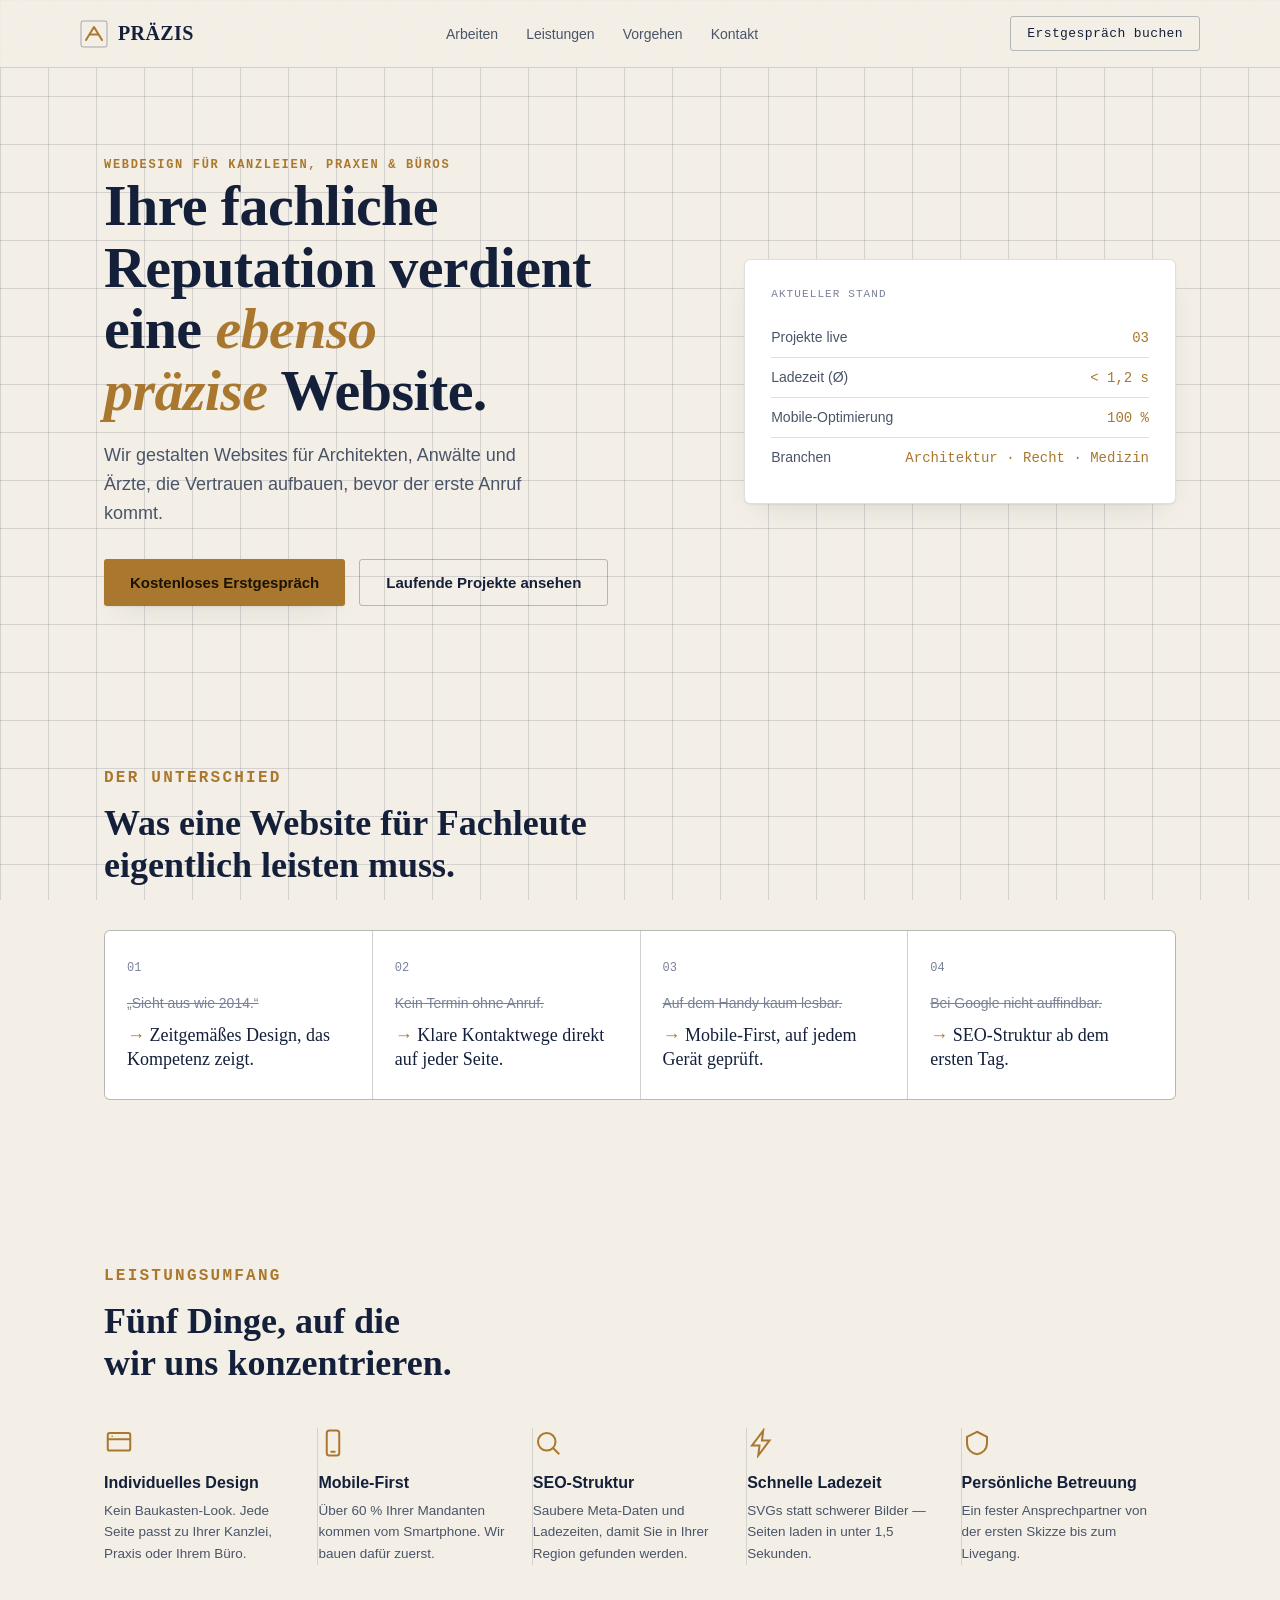
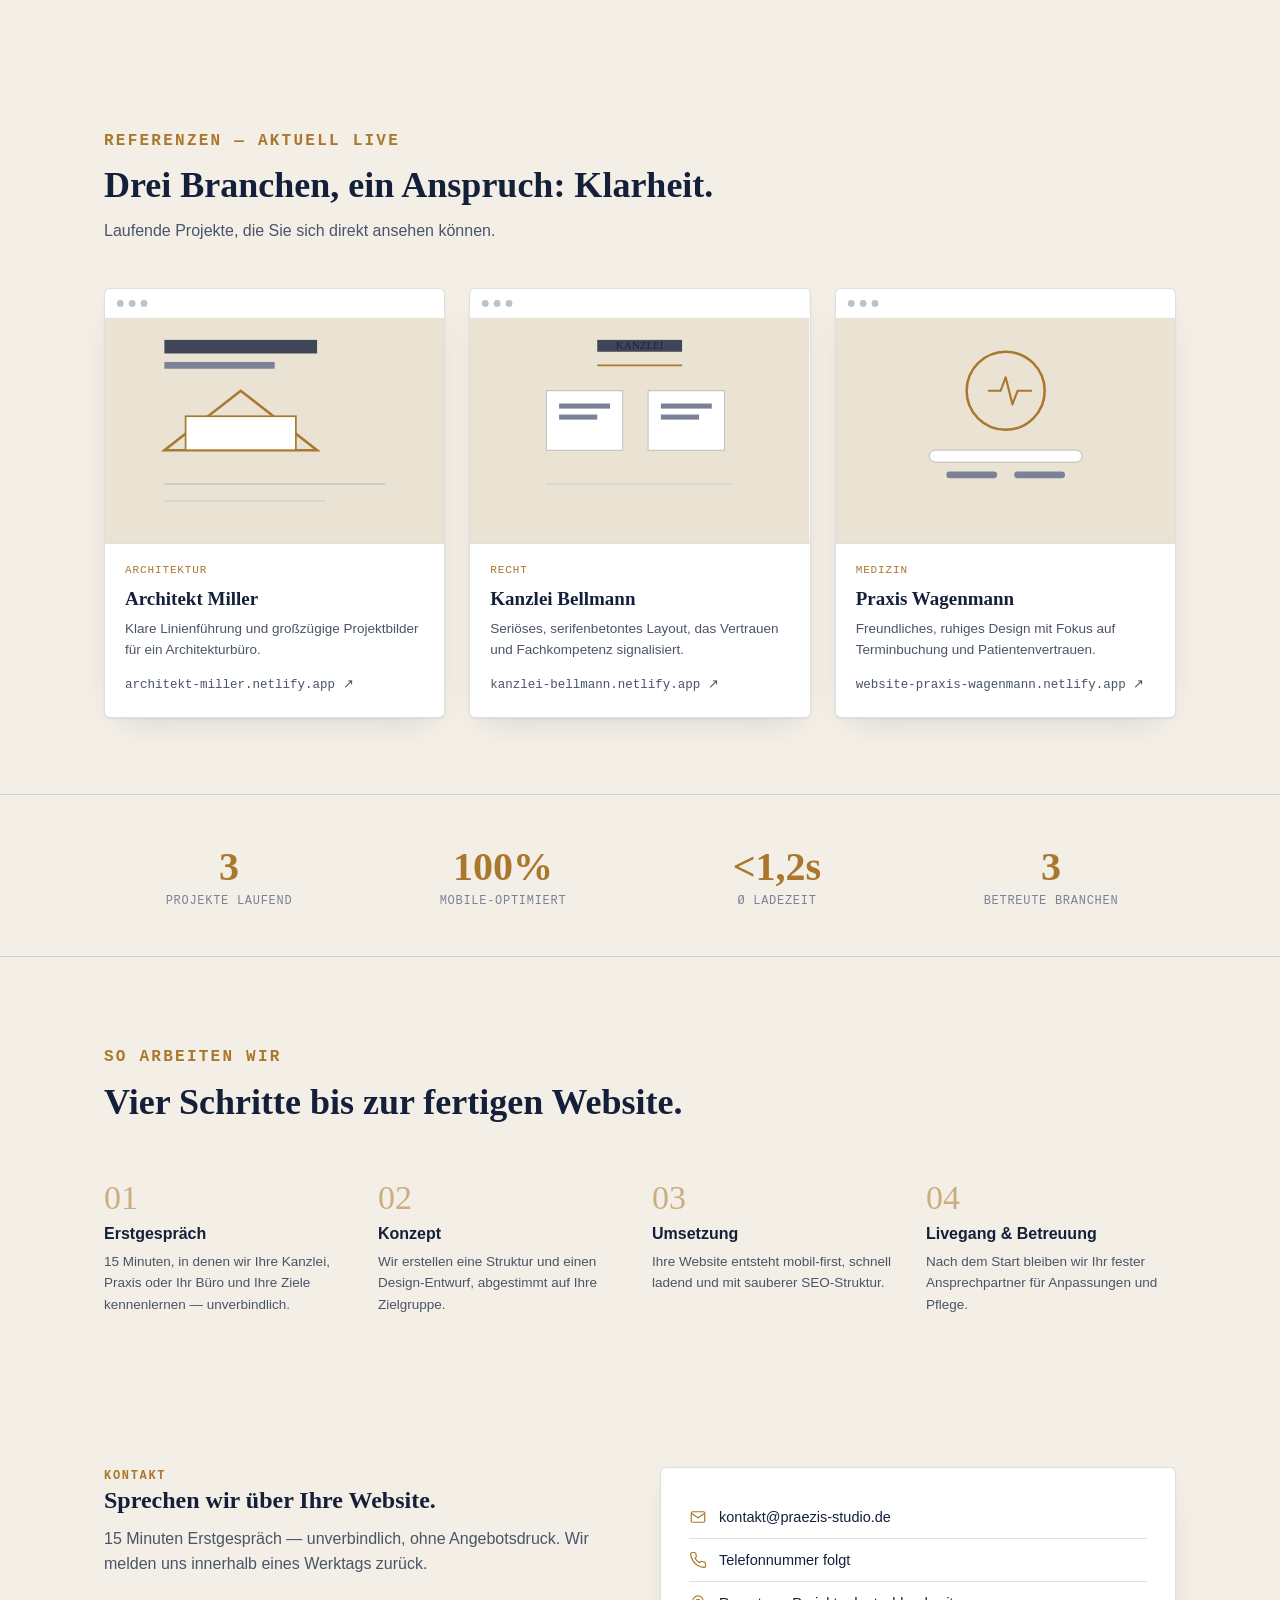
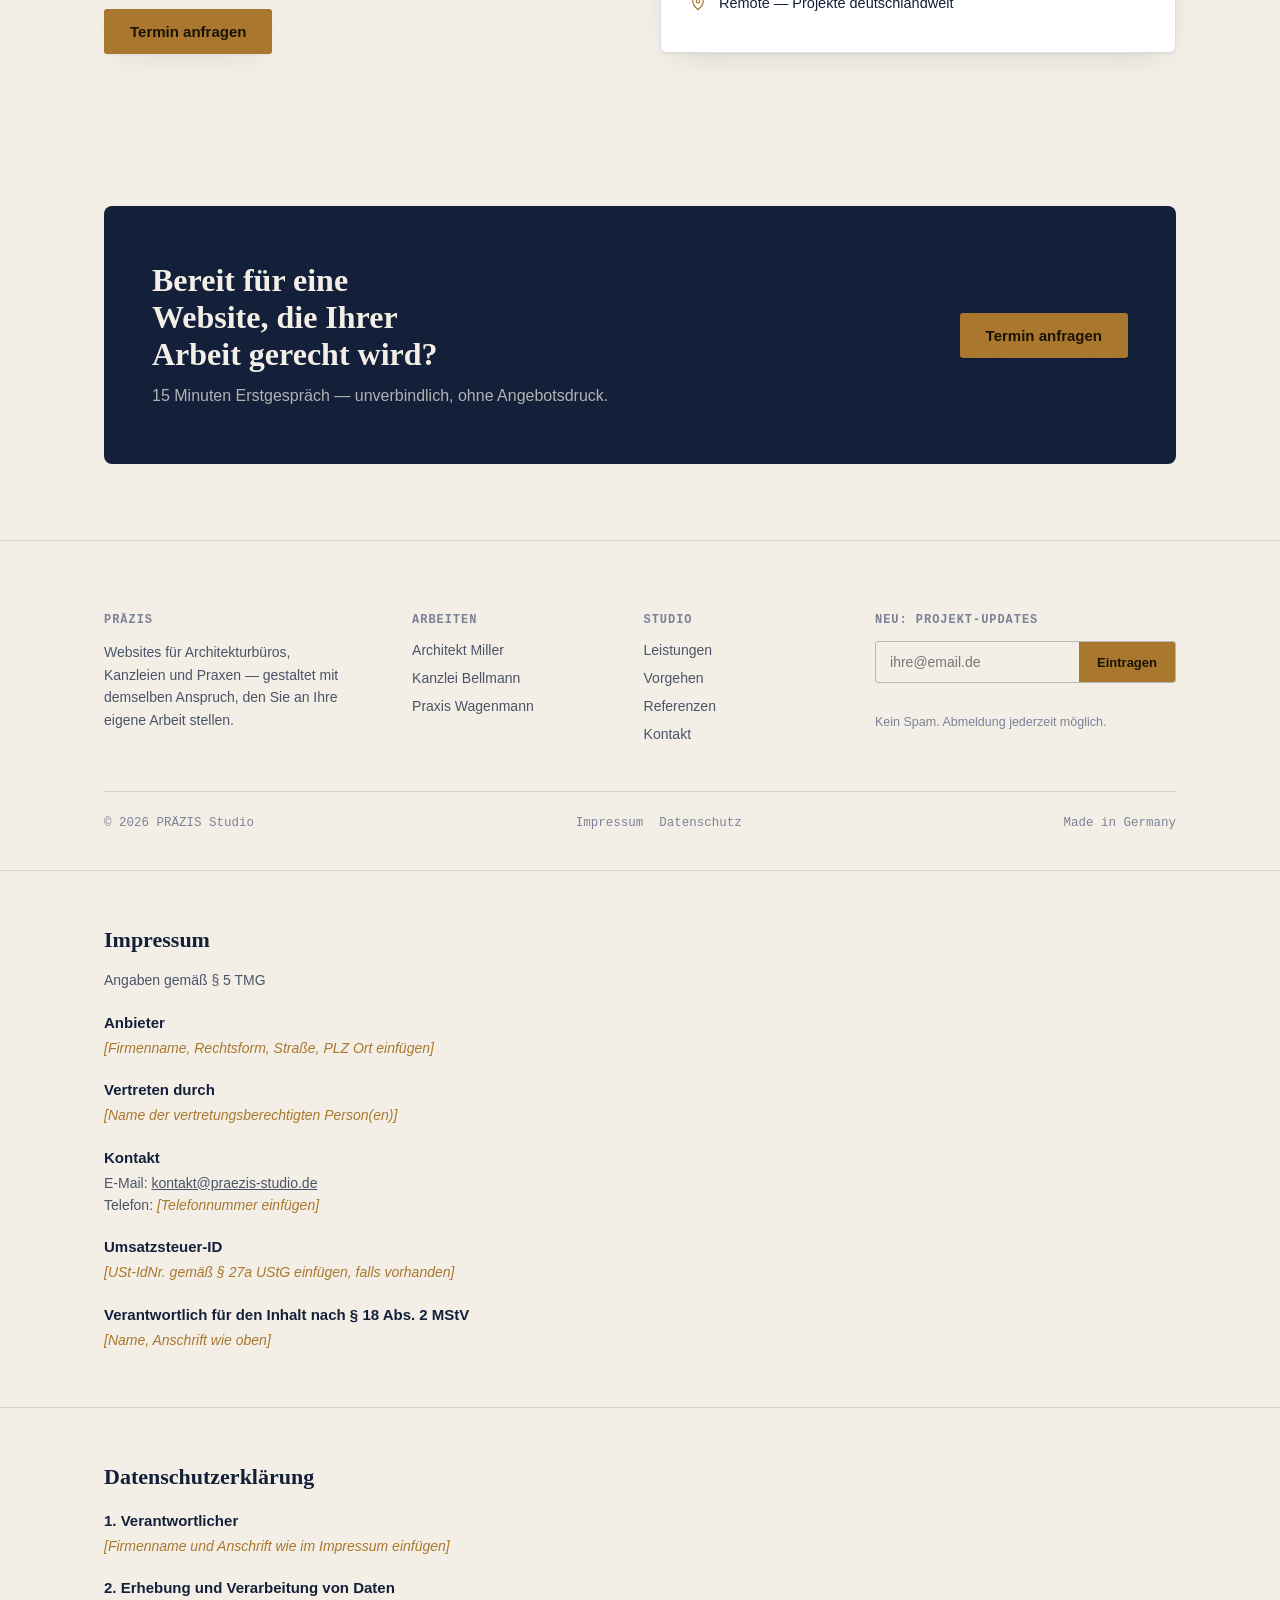
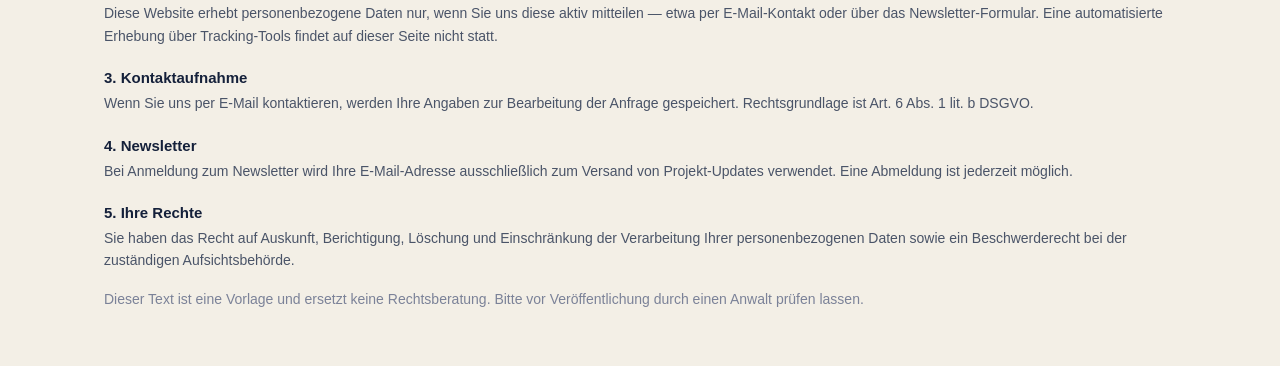
<file: praezis-portfolio.html>
<!DOCTYPE html>
<html lang="de">
<head>
<meta charset="UTF-8">
<title>PRÄZIS — Websites für Kanzleien, Praxen & Büros</title>
<meta name="description" content="PRÄZIS gestaltet Websites für Architekturbüros, Kanzleien und Praxen: klar, schnell, mandantenwirksam. Ansehen: Architekt Miller, Kanzlei Bellmann, Praxis Wagenmann.">
<meta name="viewport" content="width=device-width, initial-scale=1">
<meta name="robots" content="index, follow">
<link rel="canonical" href="https://praezis-studio.de/">
<meta property="og:title" content="PRÄZIS — Websites für Kanzleien, Praxen & Büros">
<meta property="og:description" content="Klare, schnelle Websites für etablierte Berufe. Drei laufende Projekte im Portfolio.">
<meta property="og:type" content="website">
<meta property="og:locale" content="de_DE">
<meta name="theme-color" content="#0E1420">
<link rel="icon" href="data:image/svg+xml,%3Csvg xmlns='http://www.w3.org/2000/svg' viewBox='0 0 28 28'%3E%3Crect width='28' height='28' rx='4' fill='%230E1420'/%3E%3Cpath d='M6 20 L14 7 L22 20' stroke='%23A9782E' stroke-width='2' fill='none' stroke-linejoin='round' stroke-linecap='round'/%3E%3Cline x1='10' y1='14.5' x2='18' y2='14.5' stroke='%23A9782E' stroke-width='2'/%3E%3C/svg%3E">
<script type="application/ld+json">
{
  "@context": "https://schema.org",
  "@type": "ProfessionalService",
  "name": "PRÄZIS Studio",
  "description": "Websites für Architekturbüros, Kanzleien und Praxen.",
  "email": "kontakt@praezis-studio.de",
  "areaServed": "DE",
  "url": "https://praezis-studio.de/"
}
</script>

<style>
  :root{
    --bg:#F3EFE6;
    --surface:#FFFFFF;
    --surface-2:#EAE3D3;
    --ink:#14203A;
    --ink-soft:#4A5468;
    --ink-faint:#7B8298;
    --brass:#A9782E;
    --brass-bright:#8C6425;
    --line:rgba(20,32,58,0.14);
    --line-strong:rgba(20,32,58,0.28);
    --shadow: 0 1px 2px rgba(20,32,58,0.06), 0 12px 32px -16px rgba(20,32,58,0.18);
    --radius: 3px;
    --serif: "Iowan Old Style","Palatino Linotype","Book Antiqua",Georgia,"Times New Roman",serif;
    --sans: -apple-system,BlinkMacSystemFont,"Segoe UI",Roboto,"Helvetica Neue",Arial,sans-serif;
    --mono: "SF Mono","Cascadia Code",Consolas,"Liberation Mono",monospace;
  }
  @media (prefers-color-scheme: dark){
    :root{
      --bg:#0E1420;
      --surface:#161E2E;
      --surface-2:#1D2537;
      --ink:#EDE8DD;
      --ink-soft:#B7BECC;
      --ink-faint:#7C8598;
      --brass:#D8AE64;
      --brass-bright:#E9C583;
      --line:rgba(237,232,221,0.14);
      --line-strong:rgba(237,232,221,0.26);
      --shadow: 0 1px 2px rgba(0,0,0,0.3), 0 20px 48px -20px rgba(0,0,0,0.6);
    }
  }
  :root[data-theme="dark"]{
    --bg:#0E1420; --surface:#161E2E; --surface-2:#1D2537; --ink:#EDE8DD; --ink-soft:#B7BECC;
    --ink-faint:#7C8598; --brass:#D8AE64; --brass-bright:#E9C583;
    --line:rgba(237,232,221,0.14); --line-strong:rgba(237,232,221,0.26);
    --shadow: 0 1px 2px rgba(0,0,0,0.3), 0 20px 48px -20px rgba(0,0,0,0.6);
  }
  :root[data-theme="light"]{
    --bg:#F3EFE6; --surface:#FFFFFF; --surface-2:#EAE3D3; --ink:#14203A; --ink-soft:#4A5468;
    --ink-faint:#7B8298; --brass:#A9782E; --brass-bright:#8C6425;
    --line:rgba(20,32,58,0.14); --line-strong:rgba(20,32,58,0.28);
    --shadow: 0 1px 2px rgba(20,32,58,0.06), 0 12px 32px -16px rgba(20,32,58,0.18);
  }

  *{box-sizing:border-box;}
  html{scroll-behavior:smooth;}
  @media (prefers-reduced-motion: reduce){ html{scroll-behavior:auto;} *{animation-duration:0.001ms !important; transition-duration:0.001ms !important;} }

  body{
    margin:0;
    background:
      linear-gradient(var(--line) 1px, transparent 1px) 0 0/48px 48px,
      linear-gradient(90deg, var(--line) 1px, transparent 1px) 0 0/48px 48px,
      var(--bg);
    background-attachment: fixed;
    color:var(--ink);
    font-family:var(--sans);
    -webkit-font-smoothing:antialiased;
    overflow-x:hidden;
  }
  a{color:inherit;}
  img,svg{max-width:100%;display:block;}
  .wrap{max-width:1120px;margin:0 auto;padding:0 24px;}
  @media (max-width:640px){ .wrap{padding:0 18px;} }

  h1,h2,h3{font-family:var(--serif); font-weight:600; text-wrap:balance; margin:0; color:var(--ink);}
  .eyebrow{
    font-family:var(--mono); font-size:12px; letter-spacing:.14em; text-transform:uppercase;
    color:var(--brass); font-weight:600;
  }
  p{line-height:1.6; color:var(--ink-soft); margin:0;}

  /* ---------- Skip link ---------- */
  .skip-link{
    position:absolute; left:-9999px; top:0; z-index:100;
    background:var(--brass); color:#1B1204; padding:12px 20px; border-radius:0 0 6px 0;
    font-family:var(--sans); font-weight:700; text-decoration:none;
  }
  .skip-link:focus{left:0;}

  /* ---------- Header ---------- */
  header.site{
    position:sticky; top:0; z-index:40;
    background:color-mix(in srgb, var(--bg) 82%, transparent);
    backdrop-filter:blur(10px);
    border-bottom:1px solid var(--line);
  }
  .nav{display:flex; align-items:center; justify-content:space-between; padding:16px 0;}
  .brand{display:flex; align-items:center; gap:10px; font-family:var(--serif); font-size:20px; font-weight:600; letter-spacing:.02em; text-decoration:none;}
  .brand .mark{width:28px;height:28px;flex:none;}
  .navlinks{display:flex; gap:28px; font-size:14px; color:var(--ink-soft);}
  .navlinks a{text-decoration:none; transition:color .15s;}
  .navlinks a:hover{color:var(--brass);}
  .nav-cta{
    font-family:var(--mono); font-size:13px; letter-spacing:.03em;
    padding:9px 16px; border:1px solid var(--line-strong); border-radius:var(--radius);
    text-decoration:none; white-space:nowrap;
  }
  .nav-cta:hover{border-color:var(--brass); color:var(--brass);}
  @media (max-width:760px){ .navlinks{display:none;} }

  /* ---------- Hero ---------- */
  .hero{padding:88px 0 72px; position:relative;}
  .hero-grid{display:grid; grid-template-columns:1.15fr .85fr; gap:56px; align-items:center;}
  @media (max-width:900px){ .hero-grid{grid-template-columns:1fr; gap:40px;} .hero{padding:56px 0 48px;} }
  .hero h1{font-size:clamp(34px,5.4vw,58px); line-height:1.06; letter-spacing:-.01em;}
  .hero h1 em{font-style:italic; color:var(--brass);}
  .hero .sub{margin-top:20px; font-size:18px; max-width:46ch; color:var(--ink-soft);}
  .hero-actions{display:flex; gap:14px; margin-top:32px; flex-wrap:wrap;}
  .btn{
    font-family:var(--sans); font-weight:600; font-size:15px;
    padding:14px 26px; border-radius:var(--radius); text-decoration:none;
    display:inline-flex; align-items:center; gap:8px; transition:transform .15s ease, box-shadow .15s ease;
  }
  .btn-primary{background:var(--brass); color:#191104; box-shadow:var(--shadow);}
  .btn-primary:hover{transform:translateY(-1px);}
  :root[data-theme="light"] .btn-primary, .btn-primary{color:#1B1204;}
  @media (prefers-color-scheme: dark){ .btn-primary{color:#1B1204;} }
  .btn-ghost{border:1px solid var(--line-strong); color:var(--ink);}
  .btn-ghost:hover{border-color:var(--brass); color:var(--brass);}

  .hero-plate{
    background:var(--surface); border:1px solid var(--line); border-radius:6px;
    box-shadow:var(--shadow); padding:26px; position:relative;
  }
  .hero-plate .plate-label{font-family:var(--mono); font-size:11px; color:var(--ink-faint); letter-spacing:.1em; text-transform:uppercase; margin-bottom:14px;}
  .hero-plate .row{display:flex; justify-content:space-between; align-items:baseline; padding:11px 0; border-top:1px solid var(--line);}
  .hero-plate .row:first-of-type{border-top:none;}
  .hero-plate .row .k{font-size:14px; color:var(--ink-soft);}
  .hero-plate .row .v{font-family:var(--mono); font-size:14px; color:var(--brass); font-variant-numeric:tabular-nums;}

  /* ---------- Section shell ---------- */
  section{padding:76px 0;}
  .section-head{max-width:640px; margin-bottom:44px;}
  .section-head h2{font-size:clamp(26px,3.4vw,36px); margin-top:10px;}
  .section-head p{margin-top:12px; font-size:16px;}

  /* ---------- Problem/Solution ---------- */
  .ps-grid{display:grid; grid-template-columns:repeat(4,1fr); gap:1px; background:var(--line); border:1px solid var(--line); border-radius:6px; overflow:hidden;}
  @media (max-width:860px){ .ps-grid{grid-template-columns:repeat(2,1fr);} }
  @media (max-width:520px){ .ps-grid{grid-template-columns:1fr;} }
  .ps-card{background:var(--surface); padding:28px 22px;}
  .ps-card .num{font-family:var(--mono); font-size:12px; color:var(--ink-faint);}
  .ps-card .before{font-size:14px; color:var(--ink-faint); text-decoration:line-through; margin-top:14px;}
  .ps-card .after{font-family:var(--serif); font-size:18px; margin-top:8px; color:var(--ink); line-height:1.35;}
  .ps-card .after::before{content:"→ "; color:var(--brass);}

  /* ---------- Features ---------- */
  .feat-list{display:grid; grid-template-columns:repeat(5,1fr); gap:0;}
  @media (max-width:960px){ .feat-list{grid-template-columns:repeat(2,1fr); gap:1px; background:var(--line); border:1px solid var(--line); border-radius:6px; overflow:hidden;} .feat-list .feat{background:var(--surface);} }
  @media (max-width:520px){ .feat-list{grid-template-columns:1fr;} }
  .feat{padding:0 18px 0 0; border-right:1px solid var(--line);}
  .feat:last-child{border-right:none;}
  @media (max-width:960px){ .feat{padding:26px 20px; border-right:none;} }
  .feat svg{width:30px; height:30px; color:var(--brass);}
  .feat h3{font-size:16px; margin-top:16px; font-family:var(--sans); font-weight:700;}
  .feat p{font-size:13.5px; margin-top:8px;}

  /* ---------- Portfolio ---------- */
  .port-grid{display:grid; grid-template-columns:repeat(3,1fr); gap:24px;}
  @media (max-width:900px){ .port-grid{grid-template-columns:1fr; max-width:480px; margin:0 auto;} }
  .port-card{
    background:var(--surface); border:1px solid var(--line); border-radius:6px; overflow:hidden;
    box-shadow:var(--shadow); text-decoration:none; display:flex; flex-direction:column;
    transition:transform .18s ease, border-color .18s ease;
  }
  .port-card:hover{transform:translateY(-3px); border-color:var(--brass);}
  .port-frame{aspect-ratio:4/3; border-bottom:1px solid var(--line); position:relative;}
  .port-body{padding:18px 20px 22px;}
  .port-tag{font-family:var(--mono); font-size:11px; letter-spacing:.08em; text-transform:uppercase; color:var(--brass);}
  .port-title{font-family:var(--serif); font-size:19px; margin-top:8px; color:var(--ink);}
  .port-desc{font-size:13.5px; margin-top:8px;}
  .port-link{margin-top:14px; font-family:var(--mono); font-size:12.5px; color:var(--ink-soft); display:flex; align-items:center; gap:6px;}
  .port-card:hover .port-link{color:var(--brass);}

  /* ---------- Stats ---------- */
  .stats{border-top:1px solid var(--line); border-bottom:1px solid var(--line); padding:48px 0;}
  .stats-grid{display:grid; grid-template-columns:repeat(4,1fr); gap:24px; text-align:center;}
  @media (max-width:700px){ .stats-grid{grid-template-columns:repeat(2,1fr); gap:32px 20px;} }
  .stat b{display:block; font-family:var(--serif); font-size:clamp(28px,4vw,40px); color:var(--brass); font-variant-numeric:tabular-nums;}
  .stat span{font-family:var(--mono); font-size:12px; letter-spacing:.06em; text-transform:uppercase; color:var(--ink-faint);}

  /* ---------- Process (Vorgehen) ---------- */
  .steps{display:grid; grid-template-columns:repeat(4,1fr); gap:24px; counter-reset:step;}
  @media (max-width:860px){ .steps{grid-template-columns:repeat(2,1fr);} }
  @media (max-width:520px){ .steps{grid-template-columns:1fr;} }
  .step{position:relative; padding-top:6px;}
  .step .step-num{
    font-family:var(--serif); font-size:34px; color:var(--brass); opacity:.55; line-height:1;
  }
  .step h3{font-size:16px; margin-top:10px; font-family:var(--sans); font-weight:700;}
  .step p{font-size:13.5px; margin-top:8px;}

  /* ---------- Contact ---------- */
  .contact-grid{display:grid; grid-template-columns:1fr 1fr; gap:40px; align-items:start;}
  @media (max-width:760px){ .contact-grid{grid-template-columns:1fr; gap:32px;} }
  .contact-card{background:var(--surface); border:1px solid var(--line); border-radius:6px; box-shadow:var(--shadow); padding:28px;}
  .contact-card .row{display:flex; align-items:center; gap:12px; padding:12px 0; border-top:1px solid var(--line);}
  .contact-card .row:first-of-type{border-top:none;}
  .contact-card .row svg{width:18px; height:18px; color:var(--brass); flex:none;}
  .contact-card .row a{text-decoration:none; font-size:14.5px; color:var(--ink);}
  .contact-card .row a:hover{color:var(--brass);}

  /* ---------- Final CTA ---------- */
  .cta-band{
    background:var(--ink); color:var(--bg); border-radius:8px; padding:56px 48px;
    display:flex; align-items:center; justify-content:space-between; gap:32px; flex-wrap:wrap;
  }
  @media (prefers-color-scheme:dark){ .cta-band{background:var(--surface); border:1px solid var(--line-strong);} }
  :root[data-theme="dark"] .cta-band{background:var(--surface); border:1px solid var(--line-strong);}
  .cta-band h2{color:var(--bg); font-size:clamp(24px,3.4vw,32px); max-width:20ch;}
  @media (prefers-color-scheme: dark){ .cta-band h2{color:var(--ink);} }
  :root[data-theme="dark"] .cta-band h2{color:var(--ink);}
  .cta-band p{color:color-mix(in srgb, var(--bg) 70%, transparent); margin-top:10px;}
  @media (prefers-color-scheme: dark){ .cta-band p{color:var(--ink-soft);} }
  :root[data-theme="dark"] .cta-band p{color:var(--ink-soft);}
  @media (max-width:640px){ .cta-band{padding:36px 26px; flex-direction:column; align-items:flex-start;} }

  /* ---------- Footer ---------- */
  footer{border-top:1px solid var(--line); padding:56px 0 40px;}
  .foot-grid{display:grid; grid-template-columns:1.4fr 1fr 1fr 1.3fr; gap:40px;}
  @media (max-width:760px){ .foot-grid{grid-template-columns:1fr 1fr; row-gap:36px;} }
  @media (max-width:480px){ .foot-grid{grid-template-columns:1fr;} }
  .foot-col h4{font-family:var(--mono); font-size:12px; letter-spacing:.08em; text-transform:uppercase; color:var(--ink-faint); margin-bottom:14px; font-weight:600;}
  .foot-col ul{list-style:none; padding:0; margin:0; display:flex; flex-direction:column; gap:10px;}
  .foot-col a{font-size:14px; color:var(--ink-soft); text-decoration:none;}
  .foot-col a:hover{color:var(--brass);}
  .newsletter{display:flex; gap:0; margin-top:6px; border:1px solid var(--line-strong); border-radius:var(--radius); overflow:hidden;}
  .newsletter input{
    flex:1; min-width:0; border:none; background:transparent; padding:12px 14px; font-size:14px; color:var(--ink);
    font-family:var(--sans); outline:none;
  }
  .newsletter button{
    border:none; background:var(--brass); color:#1B1204; font-weight:700; font-size:13px;
    padding:0 18px; cursor:pointer; font-family:var(--sans);
  }
  .newsletter button:hover{background:var(--brass-bright);}
  .foot-note{font-size:12.5px; color:var(--ink-faint); margin-top:8px;}
  .foot-bottom{
    margin-top:48px; padding-top:24px; border-top:1px solid var(--line);
    display:flex; justify-content:space-between; flex-wrap:wrap; gap:12px;
    font-size:12.5px; color:var(--ink-faint); font-family:var(--mono);
  }
  .foot-bottom .legal-links{display:flex; gap:16px;}
  .foot-bottom .legal-links a{color:var(--ink-faint); text-decoration:none;}
  .foot-bottom .legal-links a:hover{color:var(--brass);}

  /* ---------- Legal pages ---------- */
  .legal{border-top:1px solid var(--line); padding:56px 0;}
  .legal h2{font-size:22px; margin-bottom:16px;}
  .legal h3{font-size:15px; margin-top:22px; margin-bottom:6px; font-family:var(--sans);}
  .legal p, .legal li{font-size:14px;}
  .legal ul{padding-left:20px; margin:6px 0;}
  .legal .placeholder{color:var(--brass); font-style:italic;}

  .visually-hidden{position:absolute; width:1px; height:1px; overflow:hidden; clip:rect(0 0 0 0); white-space:nowrap;}
  :focus-visible{outline:2px solid var(--brass); outline-offset:2px;}
  #newsletter-status{font-size:12.5px; color:var(--brass); margin-top:8px; min-height:1em;}
</style>
</head>
<body>
<a class="skip-link" href="#main-content">Zum Inhalt springen</a>

<header class="site">
  <div class="wrap nav">
    <a class="brand" href="#top" aria-label="PRÄZIS Startseite">
      <svg class="mark" viewBox="0 0 28 28" fill="none" aria-hidden="true">
        <rect x="1" y="1" width="26" height="26" rx="2" stroke="currentColor" stroke-opacity=".35"/>
        <path d="M6 20 L14 7 L22 20" stroke="var(--brass)" stroke-width="2" fill="none" stroke-linejoin="round" stroke-linecap="round"/>
        <line x1="10" y1="14.5" x2="18" y2="14.5" stroke="var(--brass)" stroke-width="2"/>
      </svg>
      PRÄZIS
    </a>
    <nav class="navlinks" aria-label="Hauptnavigation">
      <a href="#arbeiten">Arbeiten</a>
      <a href="#leistungen">Leistungen</a>
      <a href="#vorgehen">Vorgehen</a>
      <a href="#kontakt">Kontakt</a>
    </nav>
    <a class="nav-cta" href="#kontakt">Erstgespräch buchen</a>
  </div>
</header>

<main id="top">
  <div id="main-content"></div>
  <!-- HERO -->
  <section class="hero">
    <div class="wrap hero-grid">
      <div>
        <p class="eyebrow">Webdesign für Kanzleien, Praxen &amp; Büros</p>
        <h1>Ihre fachliche Reputation verdient eine <em>ebenso präzise</em> Website.</h1>
        <p class="sub">Wir gestalten Websites für Architekten, Anwälte und Ärzte, die Vertrauen aufbauen, bevor der erste Anruf kommt.</p>
        <div class="hero-actions">
          <a class="btn btn-primary" href="#kontakt">Kostenloses Erstgespräch</a>
          <a class="btn btn-ghost" href="#arbeiten">Laufende Projekte ansehen</a>
        </div>
      </div>
      <div class="hero-plate">
        <p class="plate-label">Aktueller Stand</p>
        <div class="row"><span class="k">Projekte live</span><span class="v">03</span></div>
        <div class="row"><span class="k">Ladezeit (Ø)</span><span class="v">&lt; 1,2 s</span></div>
        <div class="row"><span class="k">Mobile-Optimierung</span><span class="v">100 %</span></div>
        <div class="row"><span class="k">Branchen</span><span class="v">Architektur · Recht · Medizin</span></div>
      </div>
    </div>
  </section>

  <!-- PROBLEM / SOLUTION -->
  <section id="leistungen">
    <div class="wrap">
      <div class="section-head">
        <p class="eyebrow">Der Unterschied</p>
        <h2>Was eine Website für Fachleute eigentlich leisten muss.</h2>
      </div>
      <div class="ps-grid">
        <div class="ps-card">
          <p class="num">01</p>
          <p class="before">„Sieht aus wie 2014.“</p>
          <p class="after">Zeitgemäßes Design, das Kompetenz zeigt.</p>
        </div>
        <div class="ps-card">
          <p class="num">02</p>
          <p class="before">Kein Termin ohne Anruf.</p>
          <p class="after">Klare Kontaktwege direkt auf jeder Seite.</p>
        </div>
        <div class="ps-card">
          <p class="num">03</p>
          <p class="before">Auf dem Handy kaum lesbar.</p>
          <p class="after">Mobile-First, auf jedem Gerät geprüft.</p>
        </div>
        <div class="ps-card">
          <p class="num">04</p>
          <p class="before">Bei Google nicht auffindbar.</p>
          <p class="after">SEO-Struktur ab dem ersten Tag.</p>
        </div>
      </div>
    </div>
  </section>

  <!-- FEATURES -->
  <section aria-label="Leistungsumfang">
    <div class="wrap">
      <div class="section-head">
        <p class="eyebrow">Leistungsumfang</p>
        <h2>Fünf Dinge, auf die wir uns konzentrieren.</h2>
      </div>
      <div class="feat-list">
        <div class="feat">
          <svg viewBox="0 0 24 24" fill="none" stroke="currentColor" stroke-width="1.6" aria-hidden="true"><rect x="3" y="4" width="18" height="14" rx="1.5"/><path d="M3 9h18"/><circle cx="6.5" cy="6.5" r=".6" fill="currentColor" stroke="none"/></svg>
          <h3>Individuelles Design</h3>
          <p>Kein Baukasten-Look. Jede Seite passt zu Ihrer Kanzlei, Praxis oder Ihrem Büro.</p>
        </div>
        <div class="feat">
          <svg viewBox="0 0 24 24" fill="none" stroke="currentColor" stroke-width="1.6" aria-hidden="true"><rect x="7" y="2" width="10" height="20" rx="2"/><line x1="10" y1="19" x2="14" y2="19"/></svg>
          <h3>Mobile-First</h3>
          <p>Über 60 % Ihrer Mandanten kommen vom Smartphone. Wir bauen dafür zuerst.</p>
        </div>
        <div class="feat">
          <svg viewBox="0 0 24 24" fill="none" stroke="currentColor" stroke-width="1.6" aria-hidden="true"><circle cx="11" cy="11" r="7"/><line x1="21" y1="21" x2="16.2" y2="16.2"/></svg>
          <h3>SEO-Struktur</h3>
          <p>Saubere Meta-Daten und Ladezeiten, damit Sie in Ihrer Region gefunden werden.</p>
        </div>
        <div class="feat">
          <svg viewBox="0 0 24 24" fill="none" stroke="currentColor" stroke-width="1.6" aria-hidden="true"><path d="M13 2 4 14h6l-1 8 9-12h-6z"/></svg>
          <h3>Schnelle Ladezeit</h3>
          <p>SVGs statt schwerer Bilder — Seiten laden in unter 1,5 Sekunden.</p>
        </div>
        <div class="feat">
          <svg viewBox="0 0 24 24" fill="none" stroke="currentColor" stroke-width="1.6" aria-hidden="true"><path d="M12 3 20 7v5c0 5-3.4 8.4-8 9-4.6-.6-8-4-8-9V7z"/></svg>
          <h3>Persönliche Betreuung</h3>
          <p>Ein fester Ansprechpartner von der ersten Skizze bis zum Livegang.</p>
        </div>
      </div>
    </div>
  </section>

  <!-- PORTFOLIO / SOCIAL PROOF -->
  <section id="arbeiten">
    <div class="wrap">
      <div class="section-head">
        <p class="eyebrow">Referenzen — aktuell live</p>
        <h2>Drei Branchen, ein Anspruch: Klarheit.</h2>
        <p>Laufende Projekte, die Sie sich direkt ansehen können.</p>
      </div>
      <div class="port-grid">

        <a class="port-card" href="https://architekt-miller.netlify.app/" target="_blank" rel="noopener">
          <div class="port-frame">
            <svg viewBox="0 0 400 300" width="100%" height="100%" preserveAspectRatio="xMidYMid slice" role="img" aria-label="Vorschau Architekt Miller">
              <rect width="400" height="300" fill="var(--surface-2)"/>
              <rect x="0" y="0" width="400" height="34" fill="var(--surface)"/>
              <circle cx="18" cy="17" r="4" fill="var(--line-strong)"/>
              <circle cx="32" cy="17" r="4" fill="var(--line-strong)"/>
              <circle cx="46" cy="17" r="4" fill="var(--line-strong)"/>
              <rect x="70" y="60" width="180" height="16" fill="var(--ink)" opacity=".8"/>
              <rect x="70" y="86" width="130" height="8" fill="var(--ink-faint)"/>
              <polygon points="70,190 160,120 250,190" fill="none" stroke="var(--brass)" stroke-width="3"/>
              <rect x="95" y="150" width="130" height="40" fill="var(--surface)" stroke="var(--brass)" stroke-width="2"/>
              <line x1="70" y1="230" x2="330" y2="230" stroke="var(--line-strong)"/>
              <line x1="70" y1="250" x2="260" y2="250" stroke="var(--line)"/>
            </svg>
          </div>
          <div class="port-body">
            <p class="port-tag">Architektur</p>
            <h3 class="port-title">Architekt Miller</h3>
            <p class="port-desc">Klare Linienführung und großzügige Projektbilder für ein Architekturbüro.</p>
            <p class="port-link">architekt-miller.netlify.app ↗</p>
          </div>
        </a>

        <a class="port-card" href="https://kanzlei-bellmann.netlify.app/" target="_blank" rel="noopener">
          <div class="port-frame">
            <svg viewBox="0 0 400 300" width="100%" height="100%" preserveAspectRatio="xMidYMid slice" role="img" aria-label="Vorschau Kanzlei Bellmann">
              <rect width="400" height="300" fill="var(--surface-2)"/>
              <rect x="0" y="0" width="400" height="34" fill="var(--surface)"/>
              <circle cx="18" cy="17" r="4" fill="var(--line-strong)"/>
              <circle cx="32" cy="17" r="4" fill="var(--line-strong)"/>
              <circle cx="46" cy="17" r="4" fill="var(--line-strong)"/>
              <rect x="150" y="60" width="100" height="14" fill="var(--ink)" opacity=".8" transform="translate(0,0)"/>
              <text x="200" y="71" font-family="Georgia, serif" font-size="13" fill="var(--ink)" text-anchor="middle" opacity=".85">KANZLEI</text>
              <line x1="150" y1="90" x2="250" y2="90" stroke="var(--brass)" stroke-width="2"/>
              <rect x="90" y="120" width="90" height="70" fill="var(--surface)" stroke="var(--line-strong)"/>
              <rect x="210" y="120" width="90" height="70" fill="var(--surface)" stroke="var(--line-strong)"/>
              <rect x="105" y="135" width="60" height="6" fill="var(--ink-faint)"/>
              <rect x="105" y="148" width="45" height="6" fill="var(--ink-faint)"/>
              <rect x="225" y="135" width="60" height="6" fill="var(--ink-faint)"/>
              <rect x="225" y="148" width="45" height="6" fill="var(--ink-faint)"/>
              <line x1="90" y1="230" x2="310" y2="230" stroke="var(--line)"/>
            </svg>
          </div>
          <div class="port-body">
            <p class="port-tag">Recht</p>
            <h3 class="port-title">Kanzlei Bellmann</h3>
            <p class="port-desc">Seriöses, serifenbetontes Layout, das Vertrauen und Fachkompetenz signalisiert.</p>
            <p class="port-link">kanzlei-bellmann.netlify.app ↗</p>
          </div>
        </a>

        <a class="port-card" href="https://website-praxis-wagenmann.netlify.app/" target="_blank" rel="noopener">
          <div class="port-frame">
            <svg viewBox="0 0 400 300" width="100%" height="100%" preserveAspectRatio="xMidYMid slice" role="img" aria-label="Vorschau Praxis Wagenmann">
              <rect width="400" height="300" fill="var(--surface-2)"/>
              <rect x="0" y="0" width="400" height="34" fill="var(--surface)"/>
              <circle cx="18" cy="17" r="4" fill="var(--line-strong)"/>
              <circle cx="32" cy="17" r="4" fill="var(--line-strong)"/>
              <circle cx="46" cy="17" r="4" fill="var(--line-strong)"/>
              <circle cx="200" cy="120" r="46" fill="none" stroke="var(--brass)" stroke-width="3"/>
              <path d="M180 120 h14 l6 -16 8 32 6 -16 h16" fill="none" stroke="var(--brass)" stroke-width="2.5" stroke-linejoin="round" stroke-linecap="round"/>
              <rect x="110" y="190" width="180" height="14" rx="7" fill="var(--surface)" stroke="var(--line-strong)"/>
              <rect x="130" y="215" width="60" height="8" rx="4" fill="var(--ink-faint)"/>
              <rect x="210" y="215" width="60" height="8" rx="4" fill="var(--ink-faint)"/>
            </svg>
          </div>
          <div class="port-body">
            <p class="port-tag">Medizin</p>
            <h3 class="port-title">Praxis Wagenmann</h3>
            <p class="port-desc">Freundliches, ruhiges Design mit Fokus auf Terminbuchung und Patientenvertrauen.</p>
            <p class="port-link">website-praxis-wagenmann.netlify.app ↗</p>
          </div>
        </a>

      </div>
    </div>
  </section>

  <!-- STATS -->
  <section class="stats" aria-label="Kennzahlen">
    <div class="wrap stats-grid">
      <div class="stat"><b>3</b><span>Projekte laufend</span></div>
      <div class="stat"><b>100%</b><span>Mobile-optimiert</span></div>
      <div class="stat"><b>&lt;1,2s</b><span>Ø Ladezeit</span></div>
      <div class="stat"><b>3</b><span>Betreute Branchen</span></div>
    </div>
  </section>

  <!-- PROCESS -->
  <section id="vorgehen">
    <div class="wrap">
      <div class="section-head">
        <p class="eyebrow">So arbeiten wir</p>
        <h2>Vier Schritte bis zur fertigen Website.</h2>
      </div>
      <div class="steps">
        <div class="step">
          <p class="step-num">01</p>
          <h3>Erstgespräch</h3>
          <p>15 Minuten, in denen wir Ihre Kanzlei, Praxis oder Ihr Büro und Ihre Ziele kennenlernen — unverbindlich.</p>
        </div>
        <div class="step">
          <p class="step-num">02</p>
          <h3>Konzept</h3>
          <p>Wir erstellen eine Struktur und einen Design-Entwurf, abgestimmt auf Ihre Zielgruppe.</p>
        </div>
        <div class="step">
          <p class="step-num">03</p>
          <h3>Umsetzung</h3>
          <p>Ihre Website entsteht mobil-first, schnell ladend und mit sauberer SEO-Struktur.</p>
        </div>
        <div class="step">
          <p class="step-num">04</p>
          <h3>Livegang &amp; Betreuung</h3>
          <p>Nach dem Start bleiben wir Ihr fester Ansprechpartner für Anpassungen und Pflege.</p>
        </div>
      </div>
    </div>
  </section>

  <!-- CONTACT -->
  <section id="kontakt">
    <div class="wrap">
      <div class="contact-grid">
        <div>
          <p class="eyebrow">Kontakt</p>
          <h2>Sprechen wir über Ihre Website.</h2>
          <p style="margin-top:12px;">15 Minuten Erstgespräch — unverbindlich, ohne Angebotsdruck. Wir melden uns innerhalb eines Werktags zurück.</p>
          <div class="hero-actions">
            <a class="btn btn-primary" href="mailto:kontakt@praezis-studio.de">Termin anfragen</a>
          </div>
        </div>
        <div class="contact-card">
          <div class="row">
            <svg viewBox="0 0 24 24" fill="none" stroke="currentColor" stroke-width="1.6" aria-hidden="true"><rect x="3" y="5" width="18" height="14" rx="2"/><path d="m3 7 9 6 9-6"/></svg>
            <a href="mailto:kontakt@praezis-studio.de">kontakt@praezis-studio.de</a>
          </div>
          <div class="row">
            <svg viewBox="0 0 24 24" fill="none" stroke="currentColor" stroke-width="1.6" aria-hidden="true"><path d="M22 16.9v3a2 2 0 0 1-2.2 2 19.8 19.8 0 0 1-8.6-3 19.5 19.5 0 0 1-6-6 19.8 19.8 0 0 1-3-8.7A2 2 0 0 1 4.1 2h3a2 2 0 0 1 2 1.7c.1.9.3 1.8.6 2.7a2 2 0 0 1-.5 2.1L8 9.7a16 16 0 0 0 6 6l1.2-1.2a2 2 0 0 1 2.1-.5c.9.3 1.8.5 2.7.6a2 2 0 0 1 1.7 2Z"/></svg>
            <a href="#" class="placeholder-tel" aria-label="Telefonnummer folgt">Telefonnummer folgt</a>
          </div>
          <div class="row">
            <svg viewBox="0 0 24 24" fill="none" stroke="currentColor" stroke-width="1.6" aria-hidden="true"><path d="M12 21s7-6.5 7-11.5a7 7 0 1 0-14 0C5 14.5 12 21 12 21Z"/><circle cx="12" cy="9.5" r="2.3"/></svg>
            <span style="font-size:14.5px;">Remote — Projekte deutschlandweit</span>
          </div>
        </div>
      </div>
    </div>
  </section>

  <!-- FINAL CTA -->
  <section>
    <div class="wrap">
      <div class="cta-band">
        <div>
          <h2>Bereit für eine Website, die Ihrer Arbeit gerecht wird?</h2>
          <p>15 Minuten Erstgespräch — unverbindlich, ohne Angebotsdruck.</p>
        </div>
        <a class="btn btn-primary" href="mailto:kontakt@praezis-studio.de">Termin anfragen</a>
      </div>
    </div>
  </section>
</main>

<footer>
  <div class="wrap">
    <div class="foot-grid">
      <div class="foot-col">
        <h4>PRÄZIS</h4>
        <p style="font-size:14px; max-width:32ch;">Websites für Architekturbüros, Kanzleien und Praxen — gestaltet mit demselben Anspruch, den Sie an Ihre eigene Arbeit stellen.</p>
      </div>
      <div class="foot-col">
        <h4>Arbeiten</h4>
        <ul>
          <li><a href="https://architekt-miller.netlify.app/" target="_blank" rel="noopener">Architekt Miller</a></li>
          <li><a href="https://kanzlei-bellmann.netlify.app/" target="_blank" rel="noopener">Kanzlei Bellmann</a></li>
          <li><a href="https://website-praxis-wagenmann.netlify.app/" target="_blank" rel="noopener">Praxis Wagenmann</a></li>
        </ul>
      </div>
      <div class="foot-col">
        <h4>Studio</h4>
        <ul>
          <li><a href="#leistungen">Leistungen</a></li>
          <li><a href="#vorgehen">Vorgehen</a></li>
          <li><a href="#arbeiten">Referenzen</a></li>
          <li><a href="#kontakt">Kontakt</a></li>
        </ul>
      </div>
      <div class="foot-col">
        <h4>Neu: Projekt-Updates</h4>
        <form class="newsletter" id="newsletter-form">
          <label class="visually-hidden" for="newsletter-email">E-Mail-Adresse</label>
          <input id="newsletter-email" type="email" placeholder="ihre@email.de" required autocomplete="email">
          <button type="submit">Eintragen</button>
        </form>
        <p id="newsletter-status" role="status"></p>
        <p class="foot-note">Kein Spam. Abmeldung jederzeit möglich.</p>
      </div>
    </div>
    <div class="foot-bottom">
      <span>© 2026 PRÄZIS Studio</span>
      <span class="legal-links">
        <a href="#impressum">Impressum</a>
        <a href="#datenschutz">Datenschutz</a>
      </span>
      <span>Made in Germany</span>
    </div>
  </div>
</footer>

<section id="impressum" class="legal" aria-label="Impressum">
  <div class="wrap">
    <h2>Impressum</h2>
    <p>Angaben gemäß § 5 TMG</p>
    <h3>Anbieter</h3>
    <p class="placeholder">[Firmenname, Rechtsform, Straße, PLZ Ort einfügen]</p>
    <h3>Vertreten durch</h3>
    <p class="placeholder">[Name der vertretungsberechtigten Person(en)]</p>
    <h3>Kontakt</h3>
    <p>E-Mail: <a href="mailto:kontakt@praezis-studio.de">kontakt@praezis-studio.de</a><br>
    Telefon: <span class="placeholder">[Telefonnummer einfügen]</span></p>
    <h3>Umsatzsteuer-ID</h3>
    <p class="placeholder">[USt-IdNr. gemäß § 27a UStG einfügen, falls vorhanden]</p>
    <h3>Verantwortlich für den Inhalt nach § 18 Abs. 2 MStV</h3>
    <p class="placeholder">[Name, Anschrift wie oben]</p>
  </div>
</section>

<section id="datenschutz" class="legal" aria-label="Datenschutzerklärung">
  <div class="wrap">
    <h2>Datenschutzerklärung</h2>
    <h3>1. Verantwortlicher</h3>
    <p class="placeholder">[Firmenname und Anschrift wie im Impressum einfügen]</p>
    <h3>2. Erhebung und Verarbeitung von Daten</h3>
    <p>Diese Website erhebt personenbezogene Daten nur, wenn Sie uns diese aktiv mitteilen — etwa per E-Mail-Kontakt oder über das Newsletter-Formular. Eine automatisierte Erhebung über Tracking-Tools findet auf dieser Seite nicht statt.</p>
    <h3>3. Kontaktaufnahme</h3>
    <p>Wenn Sie uns per E-Mail kontaktieren, werden Ihre Angaben zur Bearbeitung der Anfrage gespeichert. Rechtsgrundlage ist Art. 6 Abs. 1 lit. b DSGVO.</p>
    <h3>4. Newsletter</h3>
    <p>Bei Anmeldung zum Newsletter wird Ihre E-Mail-Adresse ausschließlich zum Versand von Projekt-Updates verwendet. Eine Abmeldung ist jederzeit möglich.</p>
    <h3>5. Ihre Rechte</h3>
    <p>Sie haben das Recht auf Auskunft, Berichtigung, Löschung und Einschränkung der Verarbeitung Ihrer personenbezogenen Daten sowie ein Beschwerderecht bei der zuständigen Aufsichtsbehörde.</p>
    <p class="foot-note" style="margin-top:16px;">Dieser Text ist eine Vorlage und ersetzt keine Rechtsberatung. Bitte vor Veröffentlichung durch einen Anwalt prüfen lassen.</p>
  </div>
</section>

<script>
  document.getElementById('newsletter-form').addEventListener('submit', function(e){
    e.preventDefault();
    var status = document.getElementById('newsletter-status');
    var email = document.getElementById('newsletter-email').value;
    if(email){
      status.textContent = 'Danke — Sie erhalten künftig Updates zu neuen Projekten.';
      this.reset();
    }
  });
</script>
</body>
</html>
</file>
